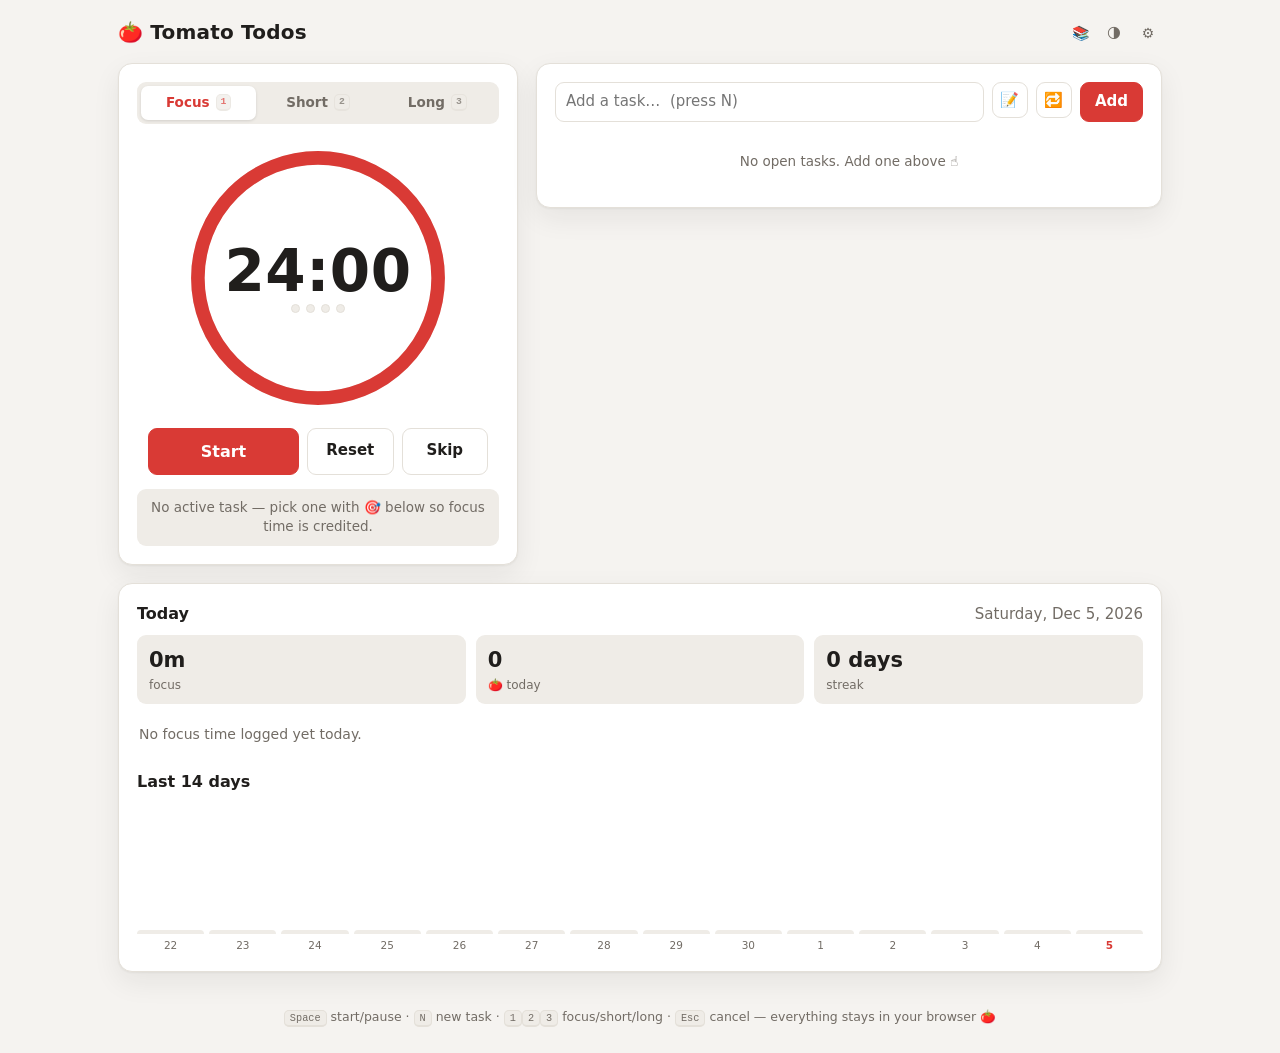
<file: index.html>
<!doctype html>
<html lang="en">
<head>
<meta charset="utf-8">
<meta name="viewport" content="width=device-width, initial-scale=1">
<title>🍅 Tomato Todos</title>
<meta name="description" content="A local-first todo list fused with a pomodoro timer and per-task time tracking. All data stays in your browser.">
<meta name="theme-color" content="#f5f3f0">
<link rel="icon" href="icon.svg" type="image/svg+xml">
<link rel="manifest" href="manifest.webmanifest">
<link rel="stylesheet" href="style.css">
<script>
/* Apply the persisted theme before first paint to avoid a flash of the wrong theme. */
(function () {
  try {
    var s = JSON.parse(localStorage.getItem('tomato-todos:settings') || '{}');
    var pref = s && (s.theme === 'light' || s.theme === 'dark') ? s.theme : 'auto';
    var dark = pref === 'dark' || (pref === 'auto' && window.matchMedia && window.matchMedia('(prefers-color-scheme: dark)').matches);
    document.documentElement.setAttribute('data-theme', dark ? 'dark' : 'light');
  } catch (e) { /* fall back to light */ }
})();
</script>
</head>
<body>

<header class="app-header">
  <h1>🍅 Tomato Todos</h1>
  <div class="header-actions">
    <a class="icon-btn header-btn" href="history.html" title="History of finished tasks" aria-label="History">📚</a>
    <button id="themeBtn" class="icon-btn header-btn" title="Theme (click to cycle)">🌗</button>
    <button id="settingsBtn" class="icon-btn header-btn" title="Settings" aria-haspopup="dialog">⚙️</button>
  </div>
</header>

<main class="layout">

  <section class="card timer-card" id="timerCard" aria-label="Pomodoro timer">
    <div class="mode-tabs" role="group" aria-label="Timer mode">
      <button class="mode-tab" data-mode="focus">Focus <kbd>1</kbd></button>
      <button class="mode-tab" data-mode="short">Short <kbd>2</kbd></button>
      <button class="mode-tab" data-mode="long">Long <kbd>3</kbd></button>
    </div>

    <div class="ring-wrap">
      <svg viewBox="0 0 240 240" aria-hidden="true">
        <circle class="ring-bg" cx="120" cy="120" r="106"></circle>
        <circle class="ring-fg" id="ringFg" cx="120" cy="120" r="106"></circle>
      </svg>
      <div class="timer-center">
        <div class="time-display" id="timeDisplay">24:00</div>
        <div class="cycle-dots" id="cycleDots" aria-hidden="true"></div>
      </div>
    </div>

    <div class="timer-controls">
      <button id="startBtn" class="btn primary big">Start</button>
      <button id="resetBtn" class="btn">Reset</button>
      <button id="skipBtn" class="btn">Skip</button>
    </div>

    <div class="active-task-line" id="activeTaskLine"></div>
  </section>

  <section class="card tasks-card" aria-label="Tasks">
    <form id="taskForm" class="task-form" autocomplete="off">
      <input id="taskInput" type="text" placeholder="Add a task…  (press N)" maxlength="300" aria-label="New task title">
      <button type="button" id="composerToggle" class="icon-btn recur-toggle" title="Add description &amp; tags" aria-pressed="false" aria-controls="composerPanel">📝</button>
      <button type="button" id="recurToggle" class="icon-btn recur-toggle" title="Repeat: daily, weekly or monthly" aria-pressed="false" aria-controls="recurBuilder">🔁</button>
      <button type="submit" class="btn primary">Add</button>
    </form>
    <div id="composerPanel" class="composer" hidden aria-label="Task details">
      <textarea id="taskBody" class="autogrow" rows="2" maxlength="5000" placeholder="Add a description…" aria-label="Task description"></textarea>
      <div class="tag-picker" id="composerTags"></div>
      <div class="composer-actions">
        <span class="composer-hint"><kbd>Ctrl/⌘</kbd>+<kbd>↵</kbd> add · <kbd>Esc</kbd> closes</span>
        <button type="button" id="composerCancel" class="btn small">Close</button>
      </div>
    </div>
    <div id="recurBuilder" class="recur-builder" hidden>
      <div class="recur-line">
        <select id="recurFreq" aria-label="Repeat frequency">
          <option value="daily">Daily</option>
          <option value="weekly">Weekly</option>
          <option value="monthly">Monthly</option>
        </select>
        <label class="recur-every">every <input type="number" id="recurEvery" min="1" max="12" step="1" value="1"></label>
        <span class="recur-unit" id="recurEveryUnit">day</span>
      </div>
      <div class="wd-row" id="recurWeeklyPick" hidden role="group" aria-label="Weekdays">
        <button type="button" class="wd-chip" data-wd="0" aria-label="Sunday">S</button>
        <button type="button" class="wd-chip" data-wd="1" aria-label="Monday">M</button>
        <button type="button" class="wd-chip" data-wd="2" aria-label="Tuesday">T</button>
        <button type="button" class="wd-chip" data-wd="3" aria-label="Wednesday">W</button>
        <button type="button" class="wd-chip" data-wd="4" aria-label="Thursday">T</button>
        <button type="button" class="wd-chip" data-wd="5" aria-label="Friday">F</button>
        <button type="button" class="wd-chip" data-wd="6" aria-label="Saturday">S</button>
      </div>
      <div class="recur-line" id="recurMonthlyPick" hidden>
        <label class="recur-every">on day <input type="number" id="recurMonthDay" min="1" max="31" step="1" value="1"></label>
        <span class="recur-unit">of the month</span>
      </div>
      <p class="hint">The task reappears on schedule — click its 🔁 badge any time to adjust.</p>
    </div>
    <ul id="taskList" class="task-list"></ul>
    <div id="doneSection" class="done-section" hidden>
      <button id="doneToggle" class="done-toggle" aria-expanded="true"></button>
      <ul id="doneList" class="task-list done-list"></ul>
      <a id="doneOverflow" class="done-overflow" href="history.html?range=today" hidden></a>
    </div>
  </section>

  <section class="card stats-card" aria-label="Today's stats">
    <div class="stats-head">
      <h2>Today</h2>
      <span id="statsDate" class="muted"></span>
    </div>
    <div class="chips">
      <div class="chip"><span class="chip-value" id="statMinutes">0m</span><span class="chip-label">focus</span></div>
      <div class="chip"><span class="chip-value" id="statPom">0</span><span class="chip-label">🍅 today</span></div>
      <div class="chip"><span class="chip-value" id="statStreak">0</span><span class="chip-label">streak</span></div>
    </div>
    <ul id="perTask" class="per-task"></ul>
    <h2 class="chart-title">Last 14 days</h2>
    <div id="chart" class="chart" role="img" aria-label="Focus minutes over the last 14 days"></div>
  </section>

</main>

<footer class="app-footer">
  <kbd>Space</kbd> start/pause · <kbd>N</kbd> new task · <kbd>1</kbd><kbd>2</kbd><kbd>3</kbd> focus/short/long · <kbd>Esc</kbd> cancel
  <span class="footer-note">— everything stays in your browser 🍅</span>
</footer>

<div class="drawer-backdrop" id="drawerBackdrop" hidden></div>
<aside class="drawer" id="settingsDrawer" hidden role="dialog" aria-label="Settings">
  <div class="drawer-head">
    <h2>Settings</h2>
    <button id="closeSettings" class="icon-btn" title="Close settings (Esc)">✕</button>
  </div>

  <h3>Timer</h3>
  <div class="field-row">
    <label>Focus <input type="number" id="setFocus" min="1" max="180" step="1"> min</label>
    <label>Short break <input type="number" id="setShort" min="1" max="60" step="1"> min</label>
  </div>
  <div class="field-row">
    <label>Long break <input type="number" id="setLong" min="1" max="120" step="1"> min</label>
    <label>Long every <input type="number" id="setEvery" min="2" max="8" step="1"> 🍅</label>
  </div>
  <label class="check"><input type="checkbox" id="setAutoBreaks"> Auto-start breaks</label>
  <label class="check"><input type="checkbox" id="setAutoFocus"> Auto-start next focus session</label>

  <h3>Sound &amp; notifications</h3>
  <div class="field-row volume-row">
    <label>Volume <input type="range" id="setVolume" min="0" max="1" step="0.05" aria-label="Alarm volume"></label>
    <button id="previewAlarm" class="btn small">🔊 Test</button>
  </div>
  <label class="check"><input type="checkbox" id="setNotify"> Desktop notifications</label>
  <p class="hint" id="notifyHint"></p>

  <h3>Theme</h3>
  <div class="seg" id="themeSeg" role="group" aria-label="Theme">
    <button class="seg-btn" data-theme-set="auto">Auto</button>
    <button class="seg-btn" data-theme-set="light">Light</button>
    <button class="seg-btn" data-theme-set="dark">Dark</button>
  </div>

  <h3>Data</h3>
  <div class="btn-grid">
    <button id="exportJson" class="btn">⬇ Export JSON</button>
    <button id="importJson" class="btn">⬆ Import JSON</button>
    <button id="copyLogseq" class="btn">📋 Copy Logseq log</button>
    <button id="downloadLogseq" class="btn">⬇ Download Logseq log</button>
    <button id="wipeToday" class="btn danger-outline">Wipe today's data</button>
    <button id="wipeAll" class="btn danger">Wipe everything</button>
  </div>
  <input type="file" id="importFile" accept=".json,application/json" hidden>
  <p class="hint">All data lives in this browser's localStorage — nothing is sent anywhere. Export a backup from time to time.</p>
</aside>

<div class="modal-backdrop" id="modalBackdrop" hidden></div>
<div class="modal" id="modal" hidden role="dialog" aria-modal="true" aria-labelledby="modalTitle">
  <h3 id="modalTitle"></h3>
  <p id="modalBody"></p>
  <div class="modal-actions">
    <button class="btn" id="modalCancel">Cancel</button>
    <button class="btn primary" id="modalConfirm">OK</button>
  </div>
</div>

<div class="modal-backdrop" id="recurBackdrop" hidden></div>
<div class="modal" id="recurModal" hidden role="dialog" aria-modal="true" aria-labelledby="recurModalTitle">
  <h3 id="recurModalTitle">Repeat schedule</h3>
  <p id="recurModalTask" class="modal-task-name"></p>
  <div class="recur-line">
    <select id="recurEditFreq" aria-label="Repeat frequency">
      <option value="daily">Daily</option>
      <option value="weekly">Weekly</option>
      <option value="monthly">Monthly</option>
    </select>
    <label class="recur-every">every <input type="number" id="recurEditEvery" min="1" max="12" step="1" value="1"></label>
    <span class="recur-unit" id="recurEditUnit">day</span>
  </div>
  <div class="wd-row" id="recurEditWeekly" hidden role="group" aria-label="Weekdays">
    <button type="button" class="wd-chip" data-wd="0" aria-label="Sunday">S</button>
    <button type="button" class="wd-chip" data-wd="1" aria-label="Monday">M</button>
    <button type="button" class="wd-chip" data-wd="2" aria-label="Tuesday">T</button>
    <button type="button" class="wd-chip" data-wd="3" aria-label="Wednesday">W</button>
    <button type="button" class="wd-chip" data-wd="4" aria-label="Thursday">T</button>
    <button type="button" class="wd-chip" data-wd="5" aria-label="Friday">F</button>
    <button type="button" class="wd-chip" data-wd="6" aria-label="Saturday">S</button>
  </div>
  <div class="recur-line" id="recurEditMonthly" hidden>
    <label class="recur-every">on day <input type="number" id="recurEditMonthDay" min="1" max="31" step="1" value="1"></label>
    <span class="recur-unit">of the month</span>
  </div>
  <p class="hint" id="recurEditHint"></p>
  <div class="modal-actions">
    <button class="btn danger-outline" id="recurRemoveRepeat">Stop repeating</button>
    <button class="btn" id="recurEditCancel">Cancel</button>
    <button class="btn primary" id="recurEditSave">Save</button>
  </div>
</div>

<div id="toast" class="toast" role="status" aria-live="polite"></div>

<noscript><p class="noscript">🍅 Tomato Todos needs JavaScript enabled.</p></noscript>

<script src="app.js"></script>
</body>
</html>
</file>
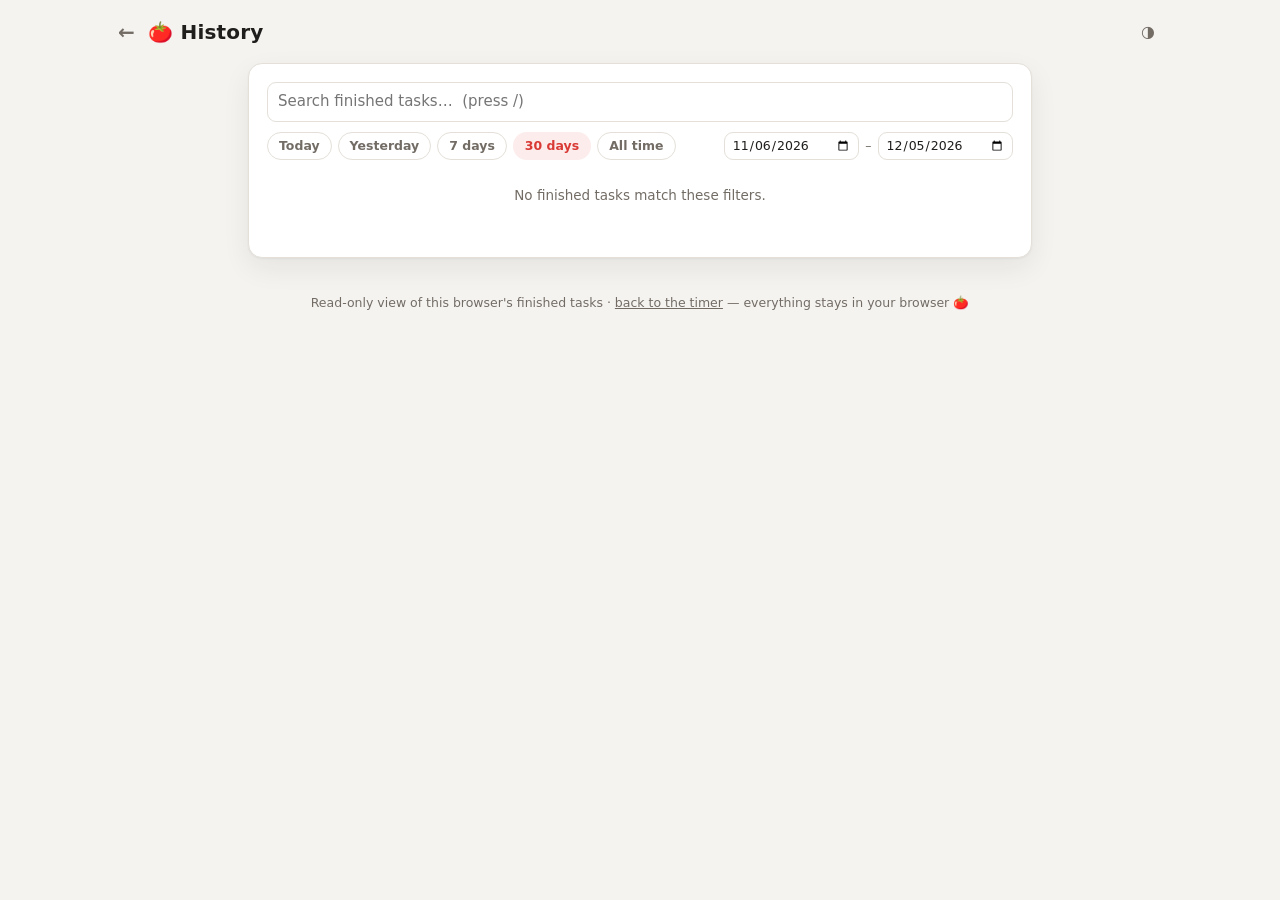
<file: history.html>
<!doctype html>
<html lang="en">
<head>
<meta charset="utf-8">
<meta name="viewport" content="width=device-width, initial-scale=1">
<title>History · 🍅 Tomato Todos</title>
<meta name="description" content="Query finished tasks and past focus time. All data stays in your browser.">
<meta name="theme-color" content="#f5f3f0">
<link rel="icon" href="icon.svg" type="image/svg+xml">
<link rel="stylesheet" href="style.css">
<script>
/* Same pre-paint theme application as index.html. */
(function () {
  try {
    var s = JSON.parse(localStorage.getItem('tomato-todos:settings') || '{}');
    var pref = s && (s.theme === 'light' || s.theme === 'dark') ? s.theme : 'auto';
    var dark = pref === 'dark' || (pref === 'auto' && window.matchMedia && window.matchMedia('(prefers-color-scheme: dark)').matches);
    document.documentElement.setAttribute('data-theme', dark ? 'dark' : 'light');
  } catch (e) { /* fall back to light */ }
})();
</script>
</head>
<body>

<header class="app-header">
  <h1><a class="back-link" href="index.html" title="Back to the timer" aria-label="Back to the timer">←</a> 🍅 History</h1>
  <div class="header-actions">
    <button id="themeBtn" class="icon-btn header-btn" title="Theme (click to cycle)">🌗</button>
  </div>
</header>

<main class="layout history-layout">

  <section class="card history-card" aria-label="Finished task history">
    <div class="history-filters">
      <input id="hq" type="search" placeholder="Search finished tasks…  (press /)" autocomplete="off" aria-label="Search finished tasks">
      <div class="range-row" role="group" aria-label="Date range">
        <button type="button" class="range-chip" data-range="today">Today</button>
        <button type="button" class="range-chip" data-range="yesterday">Yesterday</button>
        <button type="button" class="range-chip" data-range="7d">7 days</button>
        <button type="button" class="range-chip" data-range="30d">30 days</button>
        <button type="button" class="range-chip" data-range="all">All time</button>
        <span class="custom-dates">
          <input type="date" id="hfrom" aria-label="From date"> –
          <input type="date" id="hto" aria-label="To date">
        </span>
      </div>
      <div class="tag-picker" id="htagfilter" aria-label="Filter by tags"></div>
    </div>
    <div id="results"></div>
    <div class="history-foot">
      <button type="button" id="loadMore" class="btn" hidden>Load more</button>
      <p class="hint" id="historySummary"></p>
    </div>
  </section>

</main>

<footer class="app-footer">
  Read-only view of this browser's finished tasks · <a class="footer-link" href="index.html">back to the timer</a>
  <span class="footer-note">— everything stays in your browser 🍅</span>
</footer>

<noscript><p class="noscript">🍅 History needs JavaScript enabled.</p></noscript>

<script src="history.js"></script>
</body>
</html>
</file>
<file: style.css>
/* ============================================================
   🍅 Tomato Todos — style.css
   Light theme is the default token set; [data-theme="dark"]
   overrides it. JS always sets an explicit data-theme attribute.
   ============================================================ */

:root {
  color-scheme: light;
  --bg: #f5f3f0;
  --surface: #ffffff;
  --surface-2: #efece7;
  --text: #201e1c;
  --muted: #726c65;
  --border: #e4e0d9;
  --accent: #d93a35;
  --accent-strong: #bf2f2a;
  --accent-soft: #fceceb;
  --break: #2f9e63;
  --break-soft: #e6f4ec;
  --shadow: 0 1px 2px rgba(32, 30, 28, 0.05), 0 10px 28px rgba(32, 30, 28, 0.07);
  --radius: 14px;
  --radius-sm: 9px;
  /* Tag palette — fixed 8-color set (soft bg / strong text); tags store an
     index into this, never raw hex, so both themes are guaranteed readable. */
  --tag-0-bg: #fde3e2; --tag-0-fg: #b3261e; /* red */
  --tag-1-bg: #ffead9; --tag-1-fg: #a04a0e; /* orange */
  --tag-2-bg: #fbf0cc; --tag-2-fg: #85690a; /* amber */
  --tag-3-bg: #e0f2e4; --tag-3-fg: #1e7a3c; /* green */
  --tag-4-bg: #d9efed; --tag-4-fg: #0f766e; /* teal */
  --tag-5-bg: #dfe9fc; --tag-5-fg: #2358ad; /* blue */
  --tag-6-bg: #ebe3fa; --tag-6-fg: #6d3fc0; /* purple */
  --tag-7-bg: #fce3f0; --tag-7-fg: #ad3178; /* pink */
}

[data-theme="dark"] {
  color-scheme: dark;
  --bg: #141317;
  --surface: #1d1c21;
  --surface-2: #28272e;
  --text: #edebe8;
  --muted: #9d978f;
  --border: #34333b;
  --accent: #ff5f55;
  --accent-strong: #ff7369;
  --accent-soft: #3c2523;
  --break: #46c186;
  --break-soft: #1d332a;
  --shadow: 0 1px 2px rgba(0, 0, 0, 0.45), 0 12px 32px rgba(0, 0, 0, 0.38);
  --tag-0-bg: #43221f; --tag-0-fg: #ff9b93; /* red */
  --tag-1-bg: #3f2a17; --tag-1-fg: #ffb076; /* orange */
  --tag-2-bg: #3a3113; --tag-2-fg: #ffd75e; /* amber */
  --tag-3-bg: #1b3325; --tag-3-fg: #7cd99a; /* green */
  --tag-4-bg: #15302d; --tag-4-fg: #6fd6cb; /* teal */
  --tag-5-bg: #1d2c47; --tag-5-fg: #8ab4ff; /* blue */
  --tag-6-bg: #2d2447; --tag-6-fg: #c1a4ff; /* purple */
  --tag-7-bg: #3a2033; --tag-7-fg: #ff9ed2; /* pink */
}

* { box-sizing: border-box; }

/* The hidden attribute must always win, even over display rules like .recur-builder. */
[hidden] { display: none !important; }

html, body { margin: 0; padding: 0; }

body {
  background: var(--bg);
  color: var(--text);
  font-family: system-ui, -apple-system, "Segoe UI", Roboto, "Helvetica Neue", Arial, sans-serif;
  font-size: 15px;
  line-height: 1.45;
  min-height: 100vh;
  -webkit-font-smoothing: antialiased;
}

.muted { color: var(--muted); }

button {
  font: inherit;
  color: inherit;
  cursor: pointer;
  background: none;
  border: none;
  padding: 0;
}

:focus-visible {
  outline: 2px solid var(--accent);
  outline-offset: 2px;
  border-radius: 4px;
}

kbd {
  font-family: ui-monospace, SFMono-Regular, Menlo, Consolas, monospace;
  font-size: 0.82em;
  padding: 1px 5px;
  border: 1px solid var(--border);
  border-bottom-width: 2px;
  border-radius: 5px;
  background: var(--surface-2);
}

.noscript {
  margin: 40px auto;
  max-width: 420px;
  text-align: center;
  font-size: 18px;
}

/* ---------- Header ---------- */

.app-header {
  max-width: 1080px;
  margin: 0 auto;
  padding: 18px 18px 6px;
  display: flex;
  align-items: center;
  justify-content: space-between;
}

.app-header h1 {
  font-size: 20px;
  font-weight: 700;
  margin: 0;
  letter-spacing: 0.2px;
}

.header-actions { display: flex; gap: 6px; }

.header-btn { font-size: 19px; }

/* ---------- Layout & cards ---------- */

.layout {
  max-width: 1080px;
  margin: 0 auto;
  padding: 10px 18px 28px;
  display: grid;
  grid-template-columns: 400px minmax(0, 1fr);
  gap: 18px;
  align-items: start;
}

.card {
  background: var(--surface);
  border: 1px solid var(--border);
  border-radius: var(--radius);
  box-shadow: var(--shadow);
  padding: 18px;
}

.stats-card { grid-column: 1 / -1; }

@media (max-width: 760px) {
  /* minmax(0, 1fr) instead of 1fr: a plain 1fr track has an auto (min-content)
     floor, so a long white-space:nowrap task title would stretch the whole
     grid and force a horizontal scrollbar. */
  .layout { grid-template-columns: minmax(0, 1fr); }
}

/* ---------- Buttons ---------- */

.btn {
  display: inline-flex;
  align-items: center;
  justify-content: center;
  gap: 6px;
  padding: 8px 14px;
  border-radius: var(--radius-sm);
  border: 1px solid var(--border);
  background: var(--surface);
  color: var(--text);
  font-weight: 600;
  transition: transform 0.06s ease, background 0.15s ease, border-color 0.15s ease;
  user-select: none;
}

.btn:hover { background: var(--surface-2); }
.btn:active { transform: translateY(1px); }

.btn.primary {
  background: var(--accent);
  border-color: var(--accent);
  color: #fff;
}
.btn.primary:hover { background: var(--accent-strong); border-color: var(--accent-strong); }

.timer-card.mode-break .btn.primary {
  background: var(--break);
  border-color: var(--break);
}
.timer-card.mode-break .btn.primary:hover { filter: brightness(0.94); }

.btn.big { padding: 11px 18px; font-size: 16px; flex: 2; }
.btn.small { padding: 5px 10px; font-size: 13px; }

.btn.danger {
  background: #c0342f;
  border-color: #c0342f;
  color: #fff;
}
.btn.danger:hover { background: #a72b27; }

.btn.danger-outline {
  border-color: #d98b88;
  color: #c0342f;
  background: transparent;
}
.btn.danger-outline:hover { background: var(--accent-soft); }

.icon-btn {
  display: inline-flex;
  align-items: center;
  justify-content: center;
  width: 28px;
  height: 28px;
  border-radius: 7px;
  font-size: 14px;
  line-height: 1;
  color: var(--muted);
  text-decoration: none;
  transition: background 0.12s ease, color 0.12s ease;
}
.icon-btn:hover { background: var(--surface-2); color: var(--text); }
.icon-btn.danger:hover { background: var(--accent-soft); color: var(--accent); }
.icon-btn:disabled { opacity: 0.3; cursor: default; }
.icon-btn:disabled:hover { background: none; color: var(--muted); }

/* ---------- Timer card ---------- */

.mode-tabs {
  display: grid;
  grid-template-columns: repeat(3, 1fr);
  gap: 4px;
  background: var(--surface-2);
  border-radius: var(--radius-sm);
  padding: 4px;
}

.mode-tab {
  padding: 7px 4px;
  border-radius: 7px;
  font-weight: 600;
  font-size: 13.5px;
  color: var(--muted);
  display: inline-flex;
  align-items: center;
  justify-content: center;
  gap: 6px;
  transition: background 0.15s ease, color 0.15s ease;
}
.mode-tab kbd { font-size: 0.72em; opacity: 0.7; padding: 0 4px; }
.mode-tab:hover { color: var(--text); }
.mode-tab.active { background: var(--surface); color: var(--accent); box-shadow: 0 1px 3px rgba(0, 0, 0, 0.12); }
.mode-tab.active[data-mode="short"], .mode-tab.active[data-mode="long"] { color: var(--break); }

.ring-wrap {
  position: relative;
  width: min(272px, 74vw);
  margin: 18px auto 6px;
}

.ring-wrap svg {
  display: block;
  width: 100%;
  height: auto;
  transform: rotate(-90deg);
}

.ring-bg { fill: none; stroke: var(--surface-2); stroke-width: 12; }
.ring-fg {
  fill: none;
  stroke: var(--accent);
  stroke-width: 12;
  stroke-linecap: round;
  transition: stroke-dashoffset 0.25s linear, stroke 0.3s ease;
}
.mode-break .ring-fg { stroke: var(--break); }

.timer-center {
  position: absolute;
  inset: 0;
  display: flex;
  flex-direction: column;
  align-items: center;
  justify-content: center;
  gap: 4px;
}

.time-display {
  font-size: clamp(44px, 10vw, 58px);
  font-weight: 700;
  font-variant-numeric: tabular-nums;
  letter-spacing: 0.5px;
  line-height: 1;
}

.cycle-dots { display: flex; gap: 6px; min-height: 9px; }
.cycle-dots .dot {
  width: 9px;
  height: 9px;
  border-radius: 50%;
  background: var(--surface-2);
  border: 1px solid var(--border);
}
.cycle-dots .dot.filled { background: var(--accent); border-color: var(--accent); }
.mode-break .cycle-dots .dot.filled { background: var(--break); border-color: var(--break); }

.timer-controls {
  display: flex;
  gap: 8px;
  justify-content: center;
  margin: 14px auto 0;
  max-width: 340px;
}
.timer-controls .btn { flex: 1; }
.timer-controls .btn.big { flex: 2; }

.active-task-line {
  margin-top: 14px;
  padding: 9px 12px;
  border-radius: var(--radius-sm);
  background: var(--surface-2);
  font-size: 13.5px;
  text-align: center;
  min-height: 38px;
  display: flex;
  align-items: center;
  justify-content: center;
  gap: 6px;
  flex-wrap: wrap;
}
.active-task-line .at-label { color: var(--muted); }
.active-task-line strong { max-width: 100%; overflow: hidden; text-overflow: ellipsis; white-space: nowrap; }
.active-task-line .at-muted { color: var(--muted); }

/* Session-end animation */
@keyframes cardPulse {
  0%   { box-shadow: var(--shadow); }
  25%  { box-shadow: 0 0 0 6px var(--accent-soft), var(--shadow); transform: scale(1.012); }
  60%  { transform: scale(1); }
  100% { box-shadow: var(--shadow); }
}
@keyframes textPulse {
  0%, 100% { color: var(--text); }
  50%      { color: var(--accent); }
}
.timer-card.session-end { animation: cardPulse 0.7s ease 2; }
.timer-card.session-end .time-display { animation: textPulse 0.7s ease 2; }
.mode-break.session-end .ring-fg { stroke: var(--break); }

/* ---------- Tasks card ---------- */

.task-form { display: flex; gap: 8px; margin-bottom: 12px; }
.task-form input[type="text"] {
  flex: 1;
  min-width: 0;
}

input[type="text"], input[type="number"], input[type="search"], input[type="date"], textarea {
  font: inherit;
  color: var(--text);
  background: var(--surface);
  border: 1px solid var(--border);
  border-radius: var(--radius-sm);
  padding: 8px 10px;
}
input[type="text"]:focus, input[type="number"]:focus, input[type="search"]:focus, input[type="date"]:focus, textarea:focus {
  outline: none;
  border-color: var(--accent);
  box-shadow: 0 0 0 3px var(--accent-soft);
}

select {
  font: inherit;
  color: var(--text);
  background: var(--surface);
  border: 1px solid var(--border);
  border-radius: var(--radius-sm);
  padding: 6px 8px;
}
select:focus {
  outline: none;
  border-color: var(--accent);
  box-shadow: 0 0 0 3px var(--accent-soft);
}

.task-list { list-style: none; margin: 0; padding: 0; }

.task {
  display: flex;
  align-items: flex-start;
  gap: 9px;
  padding: 10px 8px;
  border-radius: var(--radius-sm);
  border-bottom: 1px solid var(--border);
  transition: background 0.15s ease;
}
.task:last-child { border-bottom-color: transparent; }
.task:hover { background: color-mix(in srgb, var(--surface-2) 55%, transparent); }
.task.active { background: var(--accent-soft); }
.task.active .task-title { font-weight: 650; }

.check-btn {
  flex: none;
  width: 21px;
  height: 21px;
  margin-top: 2px;
  border-radius: 50%;
  border: 2px solid var(--muted);
  color: transparent;
  font-size: 12px;
  line-height: 1;
  display: inline-flex;
  align-items: center;
  justify-content: center;
  transition: all 0.12s ease;
}
.check-btn:hover { border-color: var(--accent); color: var(--accent); }
.check-btn.checked { background: var(--break); border-color: var(--break); color: #fff; }
.check-btn.checked:hover { filter: brightness(0.92); color: #fff; }

.task-main {
  flex: 1;
  min-width: 0;
  cursor: text;
}
.task-title-line { display: flex; align-items: center; gap: 6px; flex-wrap: wrap; }
.task-title {
  /* display: block is required when the span is not a flex item (done list):
     max-width/overflow/text-overflow are ignored on plain inline elements. */
  display: block;
  overflow: hidden;
  text-overflow: ellipsis;
  white-space: nowrap;
  max-width: 100%;
}
.task-body {
  color: var(--muted);
  font-size: 12.5px;
  margin-top: 2px;
  /* Clamped 2-line preview; clicking toggles .expanded for the full text. */
  display: -webkit-box;
  -webkit-box-orient: vertical;
  -webkit-line-clamp: 2;
  overflow: hidden;
  cursor: zoom-in;
  white-space: pre-line;
  overflow-wrap: break-word;
}
.task-body.expanded { -webkit-line-clamp: unset; cursor: zoom-out; }

.badge {
  font-size: 11px;
  font-weight: 600;
  padding: 1px 6px;
  border-radius: 999px;
  background: var(--surface-2);
  color: var(--muted);
  flex: none;
}
.badge.due-badge { background: var(--accent-soft); color: var(--accent); }
.badge.recur-badge {
  background: var(--break-soft);
  color: var(--break);
  cursor: pointer;
  transition: filter 0.12s ease;
}
.badge.recur-badge:hover { filter: brightness(0.94); }

.task-stats {
  flex: none;
  font-size: 12.5px;
  color: var(--muted);
  font-variant-numeric: tabular-nums;
  margin-top: 3px;
  white-space: nowrap;
}

.task-actions {
  flex: none;
  display: flex;
  gap: 1px;
  opacity: 0.45;
  transition: opacity 0.15s ease;
  margin-top: 1px;
}
.task:hover .task-actions, .task:focus-within .task-actions { opacity: 1; }
@media (hover: none) { .task-actions { opacity: 1; } }
.activate-btn.on { color: var(--accent); background: var(--accent-soft); }

@media (max-width: 600px) {
  .task { flex-wrap: wrap; }
  .task-stats { order: 5; margin-top: 0; }
  .task-actions { order: 4; margin-left: auto; }
  .task-main { flex-basis: calc(100% - 30px); }
}

/* Editing row */
.task.editing { display: block; background: var(--surface-2); }
.task-edit { display: flex; flex-direction: column; gap: 8px; padding: 2px; }
.task-edit .edit-body {
  width: 100%;
  resize: none;
  font-size: 13.5px;
  line-height: 1.5;
  min-height: 54px;
}
.edit-due {
  display: inline-flex;
  align-items: center;
  gap: 6px;
  font-size: 13px;
  color: var(--muted);
}
.edit-actions { display: flex; gap: 8px; }

/* Repeat (recurring tasks) */
.recur-toggle {
  width: 36px;
  height: 36px;
  flex: none;
  border: 1px solid var(--border);
  border-radius: var(--radius-sm);
  font-size: 15px;
  color: var(--muted);
}
.recur-toggle:hover { background: var(--surface-2); color: var(--text); }
.recur-toggle.on { color: var(--accent); background: var(--accent-soft); border-color: transparent; }

.recur-builder {
  margin: -4px 0 12px;
  padding: 10px 12px;
  background: var(--surface-2);
  border-radius: var(--radius-sm);
  display: flex;
  flex-direction: column;
  gap: 8px;
}
.recur-line {
  display: flex;
  align-items: center;
  gap: 8px;
  font-size: 13.5px;
  flex-wrap: wrap;
}
.recur-every {
  display: inline-flex;
  align-items: center;
  gap: 6px;
  white-space: nowrap;
}
.recur-line input[type="number"] { width: 54px; padding: 5px 6px; text-align: center; }
.recur-unit { color: var(--muted); }

.wd-row { display: flex; gap: 5px; flex-wrap: wrap; }
.wd-chip {
  width: 30px;
  height: 30px;
  border-radius: 50%;
  border: 1px solid var(--border);
  background: var(--surface);
  font-size: 12px;
  font-weight: 650;
  color: var(--muted);
  transition: all 0.12s ease;
}
.wd-chip:hover { border-color: var(--accent); color: var(--accent); }
.wd-chip.on { background: var(--accent); border-color: var(--accent); color: #fff; }

/* ---------- Task composer (description + tags) ---------- */

.composer {
  margin: -4px 0 12px;
  padding: 10px 12px;
  background: var(--surface-2);
  border-radius: var(--radius-sm);
  display: flex;
  flex-direction: column;
  gap: 9px;
}
.composer textarea {
  width: 100%;
  resize: none;
  font-size: 13.5px;
  line-height: 1.5;
  min-height: 54px;
}
.composer-actions {
  display: flex;
  align-items: center;
  justify-content: space-between;
  gap: 8px;
}
.composer-hint { font-size: 11.5px; color: var(--muted); }

/* Tag picker + chips */
.tag-picker { display: flex; flex-wrap: wrap; align-items: center; gap: 6px; }
.tag-picker:empty { display: none; }

.tag-chip {
  display: inline-flex;
  align-items: center;
  gap: 5px;
  font-size: 11.5px;
  font-weight: 600;
  padding: 3px 9px;
  border-radius: 999px;
  border: 1px solid var(--border);
  background: var(--surface);
  color: var(--muted);
  transition: background 0.12s ease, color 0.12s ease, border-color 0.12s ease;
}
button.tag-chip:hover { border-color: var(--muted); }
.tag-chip .dot {
  width: 7px;
  height: 7px;
  border-radius: 50%;
  flex: none;
}
.tag-chip.on { border-color: transparent; }
/* Palette classes — index stored on the tag, resolved here per theme. */
.tag-c0 .dot { background: var(--tag-0-fg); }
.tag-c1 .dot { background: var(--tag-1-fg); }
.tag-c2 .dot { background: var(--tag-2-fg); }
.tag-c3 .dot { background: var(--tag-3-fg); }
.tag-c4 .dot { background: var(--tag-4-fg); }
.tag-c5 .dot { background: var(--tag-5-fg); }
.tag-c6 .dot { background: var(--tag-6-fg); }
.tag-c7 .dot { background: var(--tag-7-fg); }
.tag-c0.on { background: var(--tag-0-bg); color: var(--tag-0-fg); }
.tag-c1.on { background: var(--tag-1-bg); color: var(--tag-1-fg); }
.tag-c2.on { background: var(--tag-2-bg); color: var(--tag-2-fg); }
.tag-c3.on { background: var(--tag-3-bg); color: var(--tag-3-fg); }
.tag-c4.on { background: var(--tag-4-bg); color: var(--tag-4-fg); }
.tag-c5.on { background: var(--tag-5-bg); color: var(--tag-5-fg); }
.tag-c6.on { background: var(--tag-6-bg); color: var(--tag-6-fg); }
.tag-c7.on { background: var(--tag-7-bg); color: var(--tag-7-fg); }

/* Non-interactive chips shown on task rows. */
.tag-chip.mini { padding: 1px 7px; font-size: 10.5px; cursor: default; border-color: transparent; }
.tag-chip.mini.tag-c0 { background: var(--tag-0-bg); color: var(--tag-0-fg); }
.tag-chip.mini.tag-c1 { background: var(--tag-1-bg); color: var(--tag-1-fg); }
.tag-chip.mini.tag-c2 { background: var(--tag-2-bg); color: var(--tag-2-fg); }
.tag-chip.mini.tag-c3 { background: var(--tag-3-bg); color: var(--tag-3-fg); }
.tag-chip.mini.tag-c4 { background: var(--tag-4-bg); color: var(--tag-4-fg); }
.tag-chip.mini.tag-c5 { background: var(--tag-5-bg); color: var(--tag-5-fg); }
.tag-chip.mini.tag-c6 { background: var(--tag-6-bg); color: var(--tag-6-fg); }
.tag-chip.mini.tag-c7 { background: var(--tag-7-bg); color: var(--tag-7-fg); }

.tag-chip.add-tag { border-style: dashed; padding: 3px 8px; }

/* Inline "create tag" row inside a picker. */
.tag-create {
  display: inline-flex;
  align-items: center;
  gap: 7px;
  padding: 3px 8px;
  border: 1px solid var(--border);
  border-radius: 999px;
  background: var(--surface);
}
.tag-create input {
  width: 108px;
  padding: 2px 4px;
  font-size: 12.5px;
  border: none;
  border-bottom: 1px solid var(--border);
  border-radius: 0;
  background: transparent;
  box-shadow: none;
}
.tag-create input:focus { border-bottom-color: var(--accent); box-shadow: none; }
.tag-swatches { display: inline-flex; gap: 4px; }
.tag-swatches .swatch {
  width: 17px;
  height: 17px;
  border-radius: 50%;
  border: 2px solid transparent;
  transition: transform 0.1s ease;
}
.tag-swatches .swatch:hover { transform: scale(1.15); }
.tag-swatches .swatch.on { border-color: var(--text); }
.tag-swatches .sw-c0 { background: var(--tag-0-fg); }
.tag-swatches .sw-c1 { background: var(--tag-1-fg); }
.tag-swatches .sw-c2 { background: var(--tag-2-fg); }
.tag-swatches .sw-c3 { background: var(--tag-3-fg); }
.tag-swatches .sw-c4 { background: var(--tag-4-fg); }
.tag-swatches .sw-c5 { background: var(--tag-5-fg); }
.tag-swatches .sw-c6 { background: var(--tag-6-fg); }
.tag-swatches .sw-c7 { background: var(--tag-7-fg); }

/* Done section */
.done-section { margin-top: 14px; }
.done-toggle {
  font-weight: 650;
  font-size: 13.5px;
  color: var(--muted);
  padding: 6px 8px;
  border-radius: var(--radius-sm);
  display: inline-flex;
  gap: 6px;
}
.done-toggle:hover { background: var(--surface-2); color: var(--text); }

.done-list .task { opacity: 0.82; }
.done-list .task-title { text-decoration: line-through; text-decoration-color: var(--muted); }
.done-at {
  flex: none;
  font-size: 12px;
  color: var(--muted);
  font-variant-numeric: tabular-nums;
  margin-top: 4px;
}
.done-overflow {
  display: inline-block;
  margin: 6px 8px 0;
  font-size: 13px;
  font-weight: 600;
  color: var(--accent);
  text-decoration: none;
}
.done-overflow:hover { text-decoration: underline; }

.empty {
  padding: 18px 10px;
  text-align: center;
  color: var(--muted);
  font-size: 13.5px;
}

/* ---------- Stats card ---------- */

.stats-head {
  display: flex;
  align-items: baseline;
  justify-content: space-between;
  gap: 10px;
  flex-wrap: wrap;
}
.stats-head h2, .chart-title {
  font-size: 16px;
  margin: 0 0 10px;
}
.chart-title { margin-top: 20px; }

.chips {
  display: grid;
  grid-template-columns: repeat(3, 1fr);
  gap: 10px;
  margin-bottom: 14px;
}
.chip {
  background: var(--surface-2);
  border-radius: var(--radius-sm);
  padding: 10px 12px;
  display: flex;
  flex-direction: column;
  gap: 1px;
  min-width: 0;
}
.chip-value {
  font-size: 21px;
  font-weight: 700;
  font-variant-numeric: tabular-nums;
}
.chip-label { font-size: 12px; color: var(--muted); }

.per-task { list-style: none; margin: 0; padding: 0; }
.per-task li {
  display: flex;
  justify-content: space-between;
  gap: 12px;
  padding: 6px 2px;
  border-bottom: 1px dashed var(--border);
  font-size: 14px;
}
.per-task li:last-child { border-bottom: none; }
.per-task .pt-title { min-width: 0; overflow: hidden; text-overflow: ellipsis; white-space: nowrap; }
.per-task .pt-stats { flex: none; color: var(--muted); font-variant-numeric: tabular-nums; }

.chart {
  display: flex;
  gap: 5px;
  height: 150px;
}
.chart-col {
  flex: 1;
  min-width: 0;
  display: flex;
  flex-direction: column;
}
.chart-bar-area { flex: 1; display: flex; align-items: flex-end; }
.chart-bar {
  width: 100%;
  background: var(--accent);
  border-radius: 4px 4px 0 0;
  min-height: 0;
  transition: height 0.3s ease;
}
.chart-bar.zero { background: var(--surface-2); }
.chart-day {
  text-align: center;
  font-size: 10.5px;
  color: var(--muted);
  padding-top: 4px;
  font-variant-numeric: tabular-nums;
}
.chart-col.today .chart-day { color: var(--accent); font-weight: 700; }

/* ---------- Footer ---------- */

.app-footer {
  max-width: 1080px;
  margin: 0 auto;
  padding: 4px 18px 26px;
  text-align: center;
  font-size: 12.5px;
  color: var(--muted);
}
.footer-note { display: inline-block; margin-top: 4px; }

/* ---------- Settings drawer ---------- */

.drawer-backdrop, .modal-backdrop {
  position: fixed;
  inset: 0;
  background: rgba(15, 14, 13, 0.45);
  z-index: 40;
}
.modal-backdrop { z-index: 60; }

.drawer {
  position: fixed;
  top: 0;
  right: 0;
  bottom: 0;
  width: min(380px, 94vw);
  background: var(--surface);
  border-left: 1px solid var(--border);
  box-shadow: -12px 0 40px rgba(0, 0, 0, 0.18);
  z-index: 50;
  padding: 18px 20px 28px;
  overflow-y: auto;
  animation: drawerIn 0.22s ease;
}
@keyframes drawerIn {
  from { transform: translateX(24px); opacity: 0; }
  to   { transform: translateX(0); opacity: 1; }
}

.drawer-head {
  display: flex;
  align-items: center;
  justify-content: space-between;
  margin-bottom: 4px;
}
.drawer h2 { font-size: 18px; margin: 0; }
.drawer h3 {
  font-size: 12px;
  text-transform: uppercase;
  letter-spacing: 0.09em;
  color: var(--muted);
  margin: 20px 0 8px;
  padding-bottom: 5px;
  border-bottom: 1px solid var(--border);
}

.field-row {
  display: flex;
  gap: 12px;
  flex-wrap: wrap;
  margin-bottom: 8px;
}
.field-row label {
  display: flex;
  align-items: center;
  gap: 7px;
  font-size: 13.5px;
  flex: 1;
  min-width: 140px;
  white-space: nowrap;
}
.field-row input[type="number"] { width: 62px; padding: 5px 7px; text-align: center; }
.volume-row { align-items: center; }
.volume-row input[type="range"] { flex: 1; accent-color: var(--accent); min-width: 90px; }

.check {
  display: flex;
  align-items: center;
  gap: 8px;
  font-size: 13.5px;
  padding: 5px 0;
  cursor: pointer;
}
.check input { accent-color: var(--accent); width: 16px; height: 16px; }

.hint { font-size: 12px; color: var(--muted); margin: 6px 0 0; }

.seg {
  display: grid;
  grid-template-columns: repeat(3, 1fr);
  gap: 4px;
  background: var(--surface-2);
  border-radius: var(--radius-sm);
  padding: 4px;
}
.seg-btn {
  padding: 6px 4px;
  border-radius: 7px;
  font-size: 13px;
  font-weight: 600;
  color: var(--muted);
}
.seg-btn.active { background: var(--surface); color: var(--text); box-shadow: 0 1px 3px rgba(0, 0, 0, 0.12); }

.btn-grid {
  display: grid;
  grid-template-columns: 1fr 1fr;
  gap: 8px;
  margin-top: 4px;
}
.btn-grid .btn { font-size: 13.5px; padding: 9px 8px; }
.btn-grid .danger-outline, .btn-grid .danger { grid-column: auto; }

/* ---------- Modal ---------- */

.modal {
  position: fixed;
  top: 50%;
  left: 50%;
  transform: translate(-50%, -50%);
  width: min(400px, 90vw);
  background: var(--surface);
  border: 1px solid var(--border);
  border-radius: var(--radius);
  box-shadow: var(--shadow);
  z-index: 70;
  padding: 20px;
  animation: modalIn 0.16s ease;
}
@keyframes modalIn {
  from { transform: translate(-50%, -47%); opacity: 0; }
  to   { transform: translate(-50%, -50%); opacity: 1; }
}
.modal h3 { margin: 0 0 8px; font-size: 17px; }
.modal p { margin: 0 0 16px; color: var(--muted); font-size: 14px; overflow-wrap: break-word; }
.modal .modal-task-name { font-weight: 650; color: var(--text); margin-bottom: 14px; }
.modal .recur-line { margin-bottom: 10px; }
.modal #recurRemoveRepeat { margin-right: auto; }
.modal-actions { display: flex; justify-content: flex-end; gap: 8px; }
.modal .btn.danger { background: #c0342f; border-color: #c0342f; color: #fff; }

/* ---------- Toast ---------- */

.toast {
  position: fixed;
  left: 50%;
  bottom: 26px;
  transform: translate(-50%, 14px);
  background: var(--text);
  color: var(--bg);
  font-size: 13.5px;
  font-weight: 600;
  padding: 9px 16px;
  border-radius: 999px;
  box-shadow: var(--shadow);
  opacity: 0;
  pointer-events: none;
  transition: opacity 0.18s ease, transform 0.18s ease;
  z-index: 80;
  max-width: 88vw;
  text-align: center;
}
.toast.show { opacity: 1; transform: translate(-50%, 0); }

/* ---------- History page ---------- */

.history-layout {
  max-width: 820px;
  grid-template-columns: minmax(0, 1fr);
}

.back-link {
  text-decoration: none;
  margin-right: 6px;
  color: var(--muted);
}
.back-link:hover { color: var(--text); }

.footer-link { color: var(--muted); }

.history-filters {
  display: flex;
  flex-direction: column;
  gap: 10px;
  margin-bottom: 8px;
}
.history-filters input[type="search"] { width: 100%; }

.range-row {
  display: flex;
  flex-wrap: wrap;
  align-items: center;
  gap: 6px;
}
.range-chip {
  font-size: 12.5px;
  font-weight: 600;
  padding: 4px 11px;
  border-radius: 999px;
  border: 1px solid var(--border);
  background: var(--surface);
  color: var(--muted);
  transition: all 0.12s ease;
}
.range-chip:hover { color: var(--text); border-color: var(--muted); }
.range-chip.active {
  background: var(--accent-soft);
  color: var(--accent);
  border-color: transparent;
}
.custom-dates {
  display: inline-flex;
  align-items: center;
  gap: 6px;
  color: var(--muted);
  font-size: 12.5px;
  margin-left: auto;
}
.custom-dates input[type="date"] {
  padding: 3px 7px;
  font-size: 12.5px;
}

.day-group { margin-top: 18px; }
.day-group:first-child { margin-top: 4px; }
.day-head {
  font-size: 15px;
  margin: 0 0 4px;
  display: flex;
  align-items: baseline;
  gap: 8px;
  flex-wrap: wrap;
}
.day-stats {
  font-size: 12.5px;
  color: var(--muted);
  font-weight: 500;
}

/* History rows are read-only — the check mark is not a button. */
.history-card .check-btn { cursor: default; }

.history-foot {
  margin-top: 16px;
  display: flex;
  align-items: center;
  gap: 12px;
}
.history-foot .hint { margin: 0; }

/* ---------- Motion preferences ---------- */

@media (prefers-reduced-motion: reduce) {
  *, *::before, *::after {
    animation-duration: 0.01ms !important;
    animation-iteration-count: 1 !important;
    transition-duration: 0.01ms !important;
  }
}
</file>
